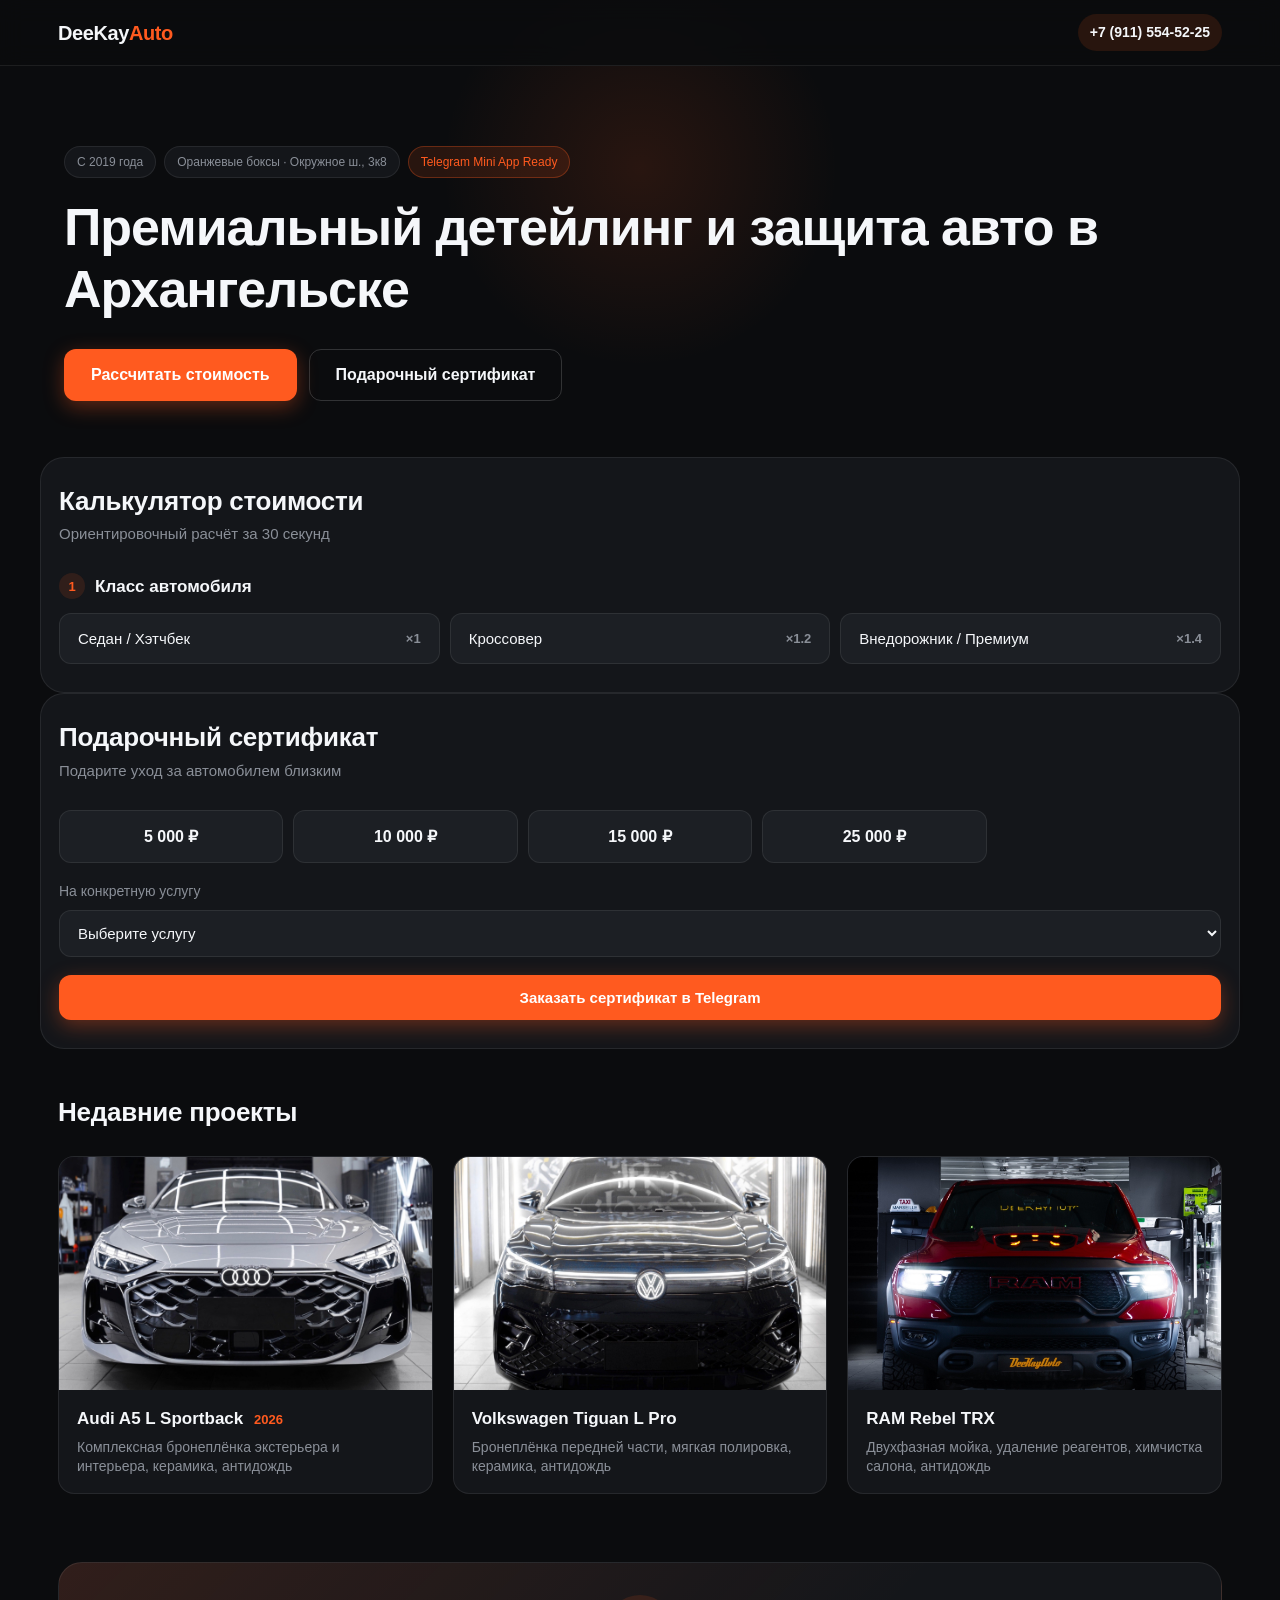
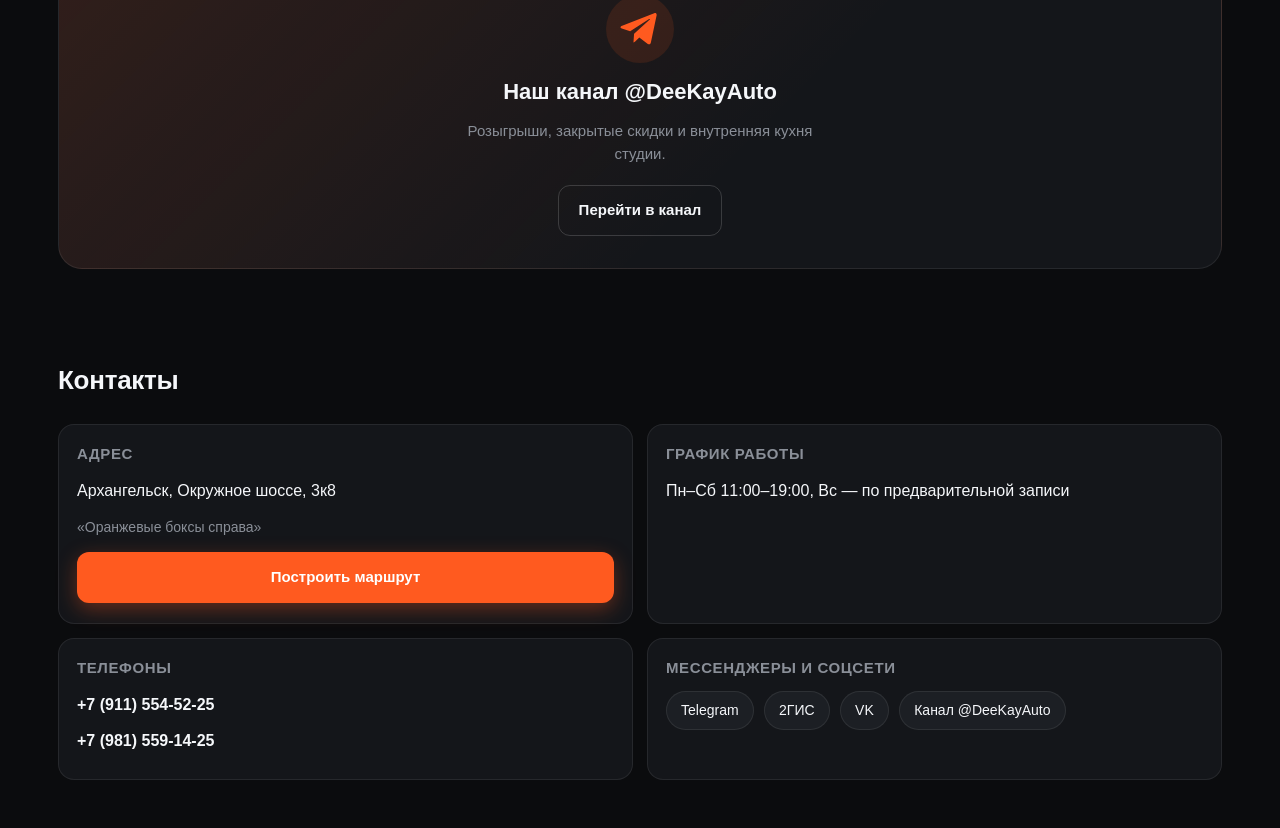
<file: demos/deekayauto/index.html>
<!DOCTYPE html>
<html lang="ru">
<head>
  <meta charset="UTF-8">
  <meta name="viewport" content="width=device-width, initial-scale=1.0, maximum-scale=1.0, user-scalable=no">
  <meta name="theme-color" content="#0B0C0E">
  <link rel="icon" href="data:image/svg+xml,%3Csvg xmlns='http://www.w3.org/2000/svg' viewBox='0 0 100 100'%3E%3Crect width='100' height='100' rx='22' fill='%23FF5A1F'/%3E%3C/svg%3E" type="image/svg+xml">
  <title>DeeKayAuto — Детейлинг и защита авто в Архангельске</title>
  <meta name="description" content="Премиальный детейлинг, бронеплёнка, керамика и химчистка салона в Архангельске. Оранжевые боксы, Окружное шоссе, 3к8.">
  <link rel="stylesheet" href="styles.css">
</head>
<body>

  <!-- Telegram WebApp скрипт (мягкий фолбэк в обычном браузере) -->
  <script src="https://telegram.org/js/telegram-web-app.js"></script>

  <!-- Шапка -->
  <header class="header" id="header">
    <div class="header-inner">
      <div class="logo">DeeKay<span>Auto</span></div>
      <a class="header-phone" href="tel:+79115545225">+7 (911) 554-52-25</a>
    </div>
  </header>

  <!-- Первый экран -->
  <section class="hero">
    <div class="hero-inner">
      <div class="badges" data-badges></div>
      <h1 class="hero-title" data-hero-title></h1>
      <p class="hero-sub" data-hero-sub></p>
      <div class="hero-cta">
        <button class="btn btn-primary btn-large" data-go="calculator">Рассчитать стоимость</button>
        <button class="btn btn-outline btn-large" data-go="gift">Подарочный сертификат</button>
      </div>
    </div>
  </section>

  <!-- Калькулятор -->
  <section class="calculator" id="calculator">
    <div class="section-header">
      <h2 class="section-title">Калькулятор стоимости</h2>
      <p class="section-sub">Ориентировочный расчёт за 30 секунд</p>
    </div>

    <div class="calc-steps">
      <!-- Шаг 1: класс авто -->
      <div class="calc-step" id="step-class">
        <div class="step-title"><span class="step-num">1</span>Класс автомобиля</div>
        <div class="car-classes" data-car-classes></div>
      </div>

      <!-- Шаг 2: комплексы + услуги -->
      <div class="calc-step hidden" id="step-packages">
        <div class="step-title"><span class="step-num">2</span>Готовые комплексы</div>
        <div class="packages" data-packages></div>

        <div class="step-title step-title-sub"><span class="step-num">3</span>Услуги по отдельности</div>
        <div class="services-list" data-services></div>

        <button class="btn btn-primary btn-full btn-calc-go" id="btn-calc-result">Рассчитать стоимость</button>
      </div>

      <!-- Шаг 3: результат -->
      <div class="calc-step hidden" id="step-result">
        <div class="step-title">Итоговая стоимость</div>
        <div class="price-range" data-price-range></div>
        <div class="discount-badge hidden" data-discount></div>
        <div class="selected-list" data-selected-list></div>
        <p class="calc-note" data-calc-note>
          Ориентировочный расчёт — точный прайс подтвердим после осмотра автомобиля.
        </p>
        <div class="calc-actions">
          <button class="btn btn-primary btn-full" id="btn-send-tg">Отправить расчёт в Telegram</button>
          <button class="btn btn-outline btn-full" id="btn-copy-vk">Скопировать расчёт / Написать в VK</button>
          <button class="btn btn-text btn-full" id="btn-back-to-services">Назад к услугам</button>
        </div>
      </div>
    </div>
  </section>

  <!-- Подарочный сертификат -->
  <section class="gift-section hidden" id="gift">
    <div class="section-header">
      <h2 class="section-title">Подарочный сертификат</h2>
      <p class="section-sub">Подарите уход за автомобилем близким</p>
    </div>
    <div class="gift-options" data-gift-options></div>
    <label class="gift-custom hidden" data-gift-custom-wrap>
      <span class="gift-custom-label">На конкретную услугу</span>
      <select class="gift-custom-select" data-gift-custom-select></select>
    </label>
    <button class="btn btn-primary btn-full" id="btn-gift-tg">Заказать сертификат в Telegram</button>
  </section>

  <!-- Недавние проекты -->
  <section class="cases" id="cases">
    <div class="section-header">
      <h2 class="section-title">Недавние проекты</h2>
    </div>
    <div class="cases-grid" data-cases></div>
  </section>

  <!-- Telegram-канал -->
  <section class="telegram-channel" id="telegram">
    <div class="tg-inner">
      <div class="tg-icon" aria-hidden="true">
        <svg viewBox="0 0 24 24" width="40" height="40">
          <path fill="currentColor" d="M21.915 4.115l-3.36 15.843c-.254 1.25-.915 1.556-1.855.969l-5.12-3.77-2.47 2.378c-.273.273-.502.502-1.029.502l.368-5.18 9.43-8.517c.41-.365-.089-.568-.636-.203L6.095 13.283l-5.01-1.565c-1.089-.34-1.11-1.089.227-1.61L20.534 2.57c.898-.33 1.687.203 1.381 1.545z"/>
        </svg>
      </div>
      <h2 class="tg-title" data-tg-title></h2>
      <p class="tg-desc" data-tg-desc></p>
      <a class="btn btn-outline" data-tg-link href="https://t.me/DeeKayAuto" target="_blank" rel="noopener noreferrer">Перейти в канал</a>
    </div>
  </section>

  <!-- Контакты -->
  <section class="contacts" id="contacts">
    <div class="section-header">
      <h2 class="section-title">Контакты</h2>
    </div>
    <div class="contacts-grid" data-contacts></div>
  </section>

  <!-- Липкая нижняя мобильная панель -->
  <nav class="bottom-bar" data-bottom-bar>
    <a class="bottom-item" href="tel:+79115545225" data-bottom-call>
      <svg class="bottom-icon" viewBox="0 0 24 24" width="22" height="22">
        <path fill="currentColor" d="M6.62 10.79c1.44-2.83 3.76-5.14 6.59-6.59l2.2-2.2c.21-.21.5-.33.8-.33s.59.12.8.33l2.2 2.2c.21.21.33.5.33.8s-.12.59-.33.8L10.45 17c-1.19 1.19-2.25 1.84-3.39 1.84s-2.2-.65-3.39-1.84c-1.19-1.19-1.84-2.2-1.84-3.39 0-.3.08-.59.17-.82l2.18-2.18c.4-.41.91-.66 1.48-.66.58 0 1.09.25 1.48.66zM16.61 13.01c-.41.41-.92.66-1.48.66-.57 0-1.08-.25-1.49-.66l-2.2-2.2c-.41-.41-.66-.92-.66-1.48s.25-1.08.66-1.49l2.2-2.2c.41-.41.92-.66 1.49-.66.57 0 1.08.25 1.49.66l1.06 1.06c.21.21.33.5.33.8s-.12.59-.33.8L14.13 9c-1.19 1.19-1.84 2.2-1.84 3.39s.65 2.2 1.84 3.39l1.06 1.06c.21.21.33.5.33.8s-.12.59-.33.8z"/>
      </svg>
      <span>Позвонить</span>
    </a>
    <button class="bottom-item" data-go="calculator">
      <svg class="bottom-icon" viewBox="0 0 24 24" width="22" height="22">
        <path fill="currentColor" d="M7 2h10c1.1 0 2 .9 2 2v16c0 1.1-.9 2-2 2H7c-1.1 0-2-.9-2-2V4c0-1.1.9-2 2-2zm0 2v4h10V4H7zm0 6v4h3v-4H7zm5 0v4h3v-4h-3zm-5 6v4h3v-4H7zm5 0v4h3v-4h-3z"/>
      </svg>
      <span>Расчёт</span>
    </button>
    <a class="bottom-item" data-tg-personal href="https://t.me/kalepsprod" target="_blank" rel="noopener noreferrer">
      <svg class="bottom-icon" viewBox="0 0 24 24" width="22" height="22">
        <path fill="currentColor" d="M21.915 4.115l-3.36 15.843c-.254 1.25-.915 1.556-1.855.969l-5.12-3.77-2.47 2.378c-.273.273-.502.502-1.029.502l.368-5.18 9.43-8.517c.41-.365-.089-.568-.636-.203L6.095 13.283l-5.01-1.565c-1.089-.34-1.11-1.089.227-1.61L20.534 2.57c.898-.33 1.687.203 1.381 1.545z"/>
      </svg>
      <span>Telegram</span>
    </a>
  </nav>

  <script src="studio-config.js"></script>
  <script src="app.js"></script>
</body>
</html>
</file>
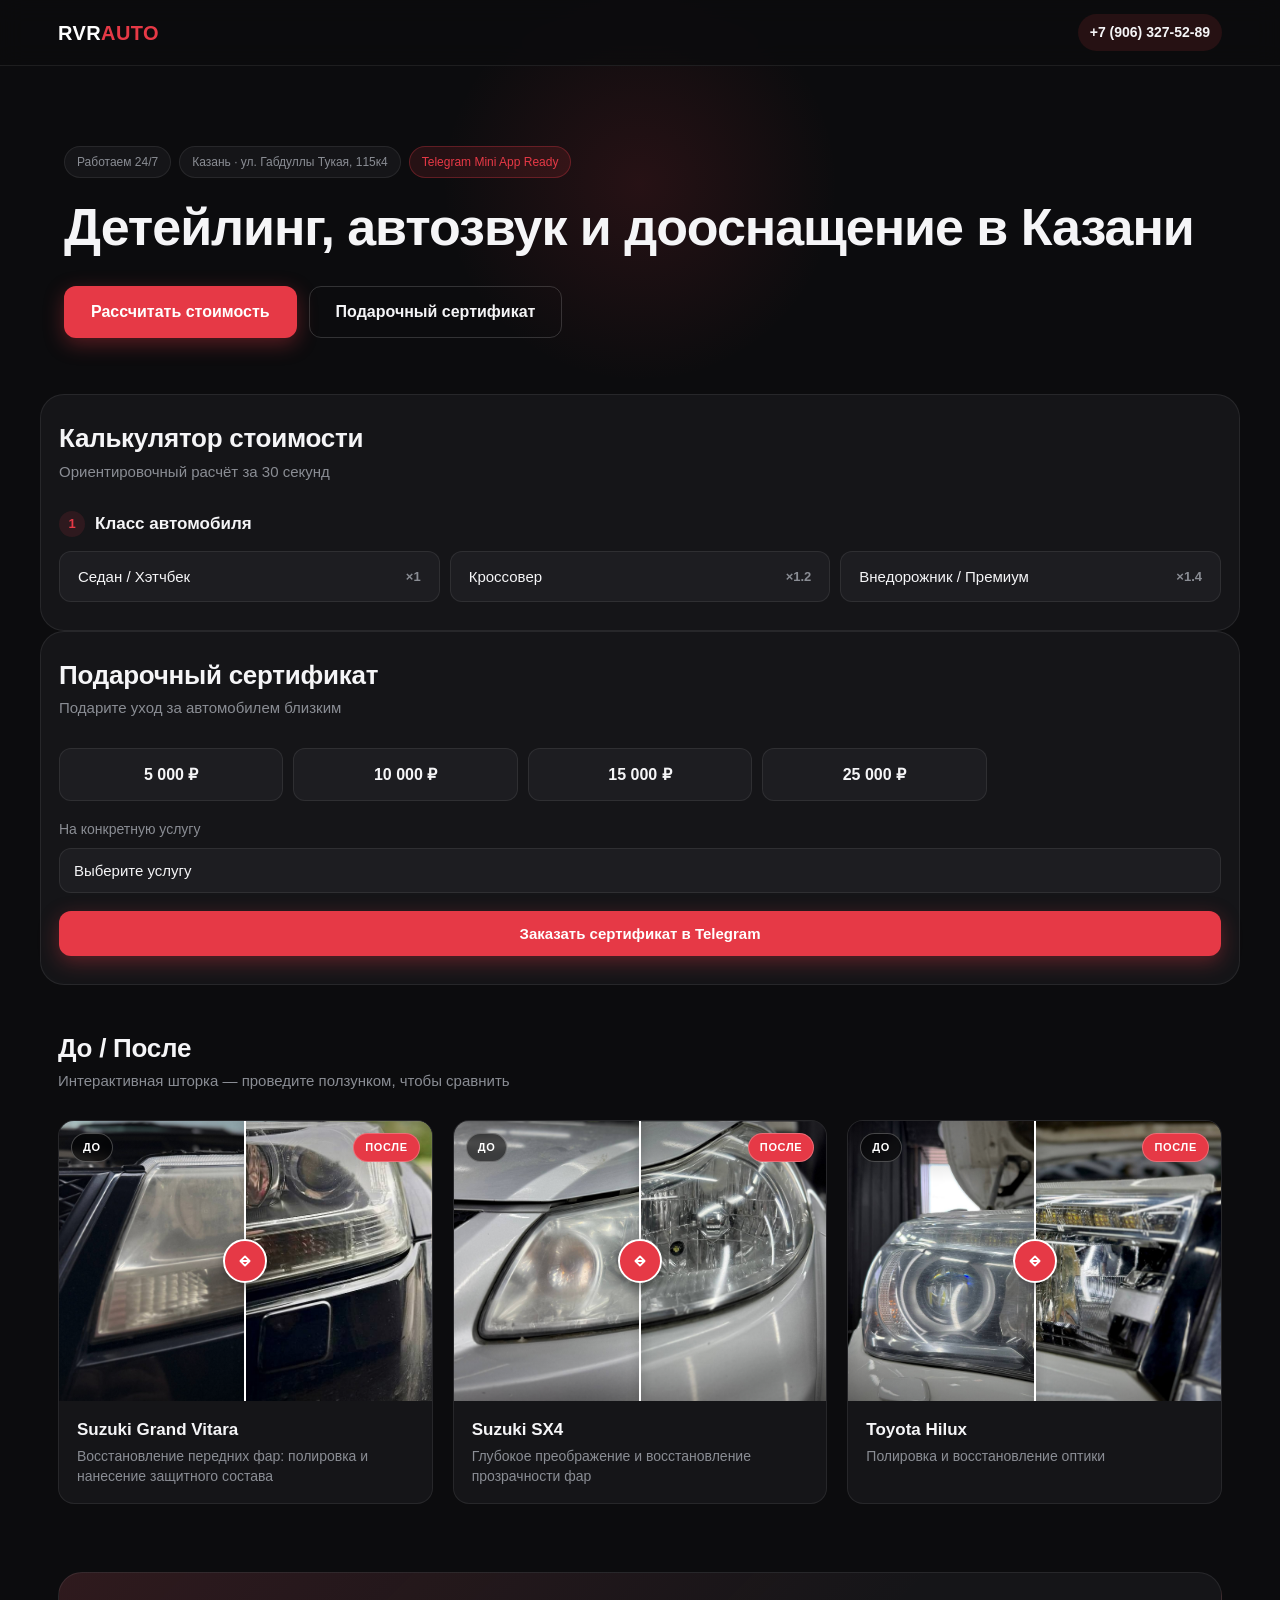
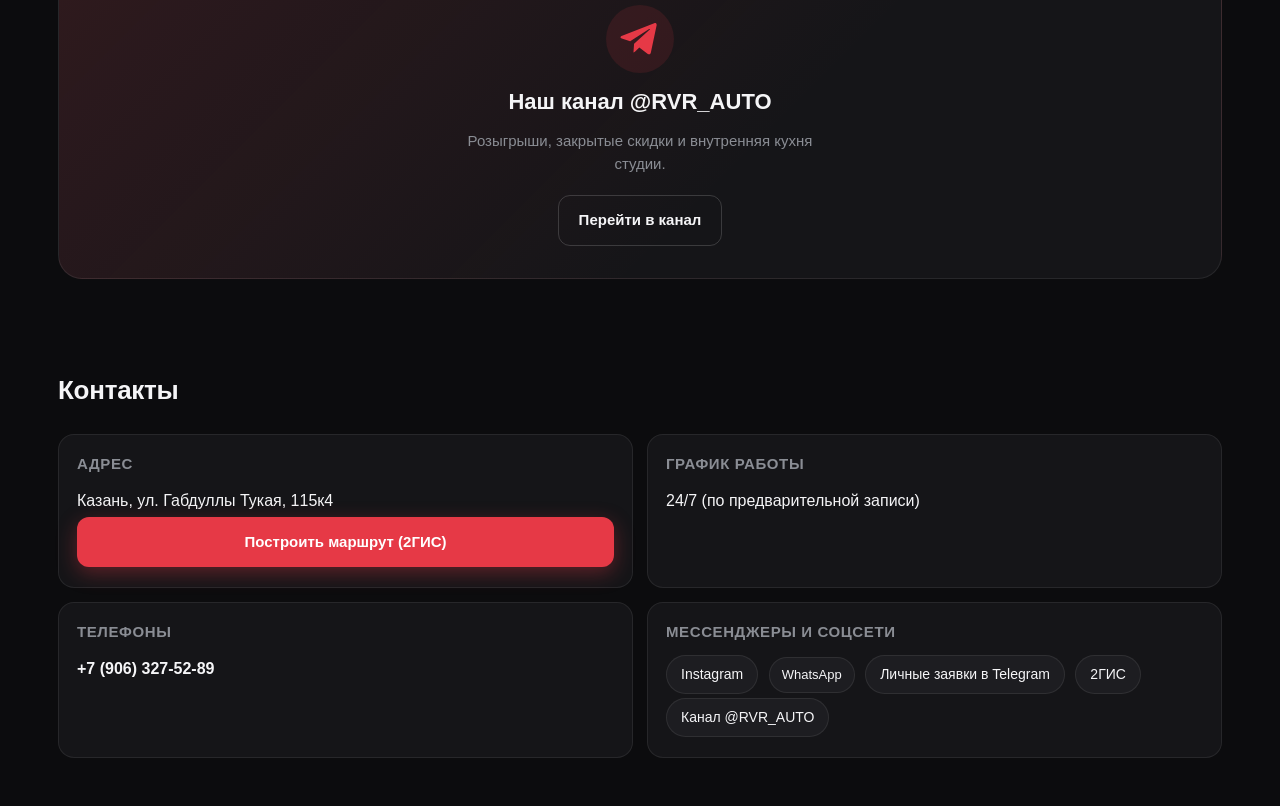
<file: demos/rvrauto/index.html>
<!DOCTYPE html>
<html lang="ru">
<head>
  <meta charset="UTF-8">
  <meta name="viewport" content="width=device-width, initial-scale=1.0, maximum-scale=1.0, user-scalable=no">
  <meta name="theme-color" content="#0c0c0e">
  <link rel="icon" href="data:image/svg+xml,%3Csvg xmlns='http://www.w3.org/2000/svg' viewBox='0 0 100 100'%3E%3Crect width='100' height='100' rx='22' fill='%23e63946'/%3E%3C/svg%3e" type="image/svg+xml">
  <meta property="og:title" content="RVR AUTO — Детейлинг, автозвук и дооснащение в Казани">
  <meta property="og:description" content="Профессиональная студия детейлинга, автозвука и дооснащения в Казани. г. Казань, ул. Габдуллы Тукая, 115к4.">
  <title>RVR AUTO — Детейлинг, автозвук и дооснащение в Казани</title>
  <link rel="stylesheet" href="styles.css">
</head>
<body>

  <!-- Telegram WebApp скрипт (мягкий фолбэк в обычном браузере) -->
  <script src="https://telegram.org/js/telegram-web-app.js"></script>

  <!-- Шапка -->
  <header class="header" id="header">
    <div class="header-inner">
      <div class="logo">RVR<span>AUTO</span></div>
      <a class="header-phone" href="tel:+79063275289">+7 (906) 327-52-89</a>
    </div>
  </header>

  <!-- Первый экран -->
  <section class="hero">
    <div class="hero-inner">
      <div class="badges" data-badges></div>
      <h1 class="hero-title" data-hero-title></h1>
      <p class="hero-sub" data-hero-sub></p>
      <div class="hero-cta">
        <button class="btn btn-primary btn-large" data-go="calculator">Рассчитать стоимость</button>
        <button class="btn btn-outline btn-large" data-go="gift">Подарочный сертификат</button>
      </div>
    </div>
  </section>

  <!-- Калькулятор -->
  <section class="calculator" id="calculator">
    <div class="section-header">
      <h2 class="section-title">Калькулятор стоимости</h2>
      <p class="section-sub">Ориентировочный расчёт за 30 секунд</p>
    </div>

    <div class="calc-steps">
      <!-- Шаг 1: класс авто -->
      <div class="calc-step" id="step-class">
        <div class="step-title"><span class="step-num">1</span>Класс автомобиля</div>
        <div class="car-classes" data-car-classes></div>
      </div>

      <!-- Шаг 2: комплексы + услуги -->
      <div class="calc-step hidden" id="step-packages">
        <div class="step-title"><span class="step-num">2</span>Готовые комплексы</div>
        <div class="packages" data-packages></div>

        <div class="step-title step-title-sub"><span class="step-num">3</span>Услуги по отдельности</div>
        <div class="services-list" data-services></div>

        <button class="btn btn-primary btn-full btn-calc-go" id="btn-calc-result">Рассчитать стоимость</button>
      </div>

      <!-- Шаг 3: результат -->
      <div class="calc-step hidden" id="step-result">
        <div class="step-title">Итоговая стоимость</div>
        <div class="price-range" data-price-range></div>
        <div class="discount-badge hidden" data-discount></div>
        <div class="selected-list" data-selected-list></div>
        <p class="calc-note" data-calc-note>
          Ориентировочный расчёт — точный прайс подтвердим после осмотра автомобиля.
        </p>
        <div class="calc-actions">
          <button class="btn btn-primary btn-full" id="btn-send-tg">Отправить расчёт в Telegram</button>
          <button class="btn btn-outline btn-full" id="btn-copy-wa">Скопировать расчёт / WhatsApp</button>
          <button class="btn btn-text btn-full" id="btn-back-to-services">Назад к услугам</button>
        </div>
      </div>
    </div>
  </section>

  <!-- Подарочный сертификат -->
  <section class="gift-section hidden" id="gift">
    <div class="section-header">
      <h2 class="section-title">Подарочный сертификат</h2>
      <p class="section-sub">Подарите уход за автомобилем близким</p>
    </div>
    <div class="gift-options" data-gift-options></div>
    <label class="gift-custom hidden" data-gift-custom-wrap>
      <span class="gift-custom-label">На конкретную услугу</span>
      <select class="gift-custom-select" data-gift-custom-select></select>
    </label>
    <button class="btn btn-primary btn-full" id="btn-gift-tg">Заказать сертификат в Telegram</button>
  </section>

  <!-- Портфолио «До / После» -->
  <section class="cases" id="cases">
    <div class="section-header">
      <h2 class="section-title">До / После</h2>
      <p class="section-sub">Интерактивная шторка — проведите ползунком, чтобы сравнить</p>
    </div>
    <div class="cases-grid" data-cases></div>
  </section>

  <!-- Telegram-канал -->
  <section class="telegram-channel" id="telegram">
    <div class="tg-inner">
      <div class="tg-icon" aria-hidden="true">
        <svg viewBox="0 0 24 24" width="40" height="40">
          <path fill="currentColor" d="M21.915 4.115l-3.36 15.843c-.254 1.25-.915 1.556-1.855.969l-5.12-3.77-2.47 2.378c-.273.273-.502.502-1.029.502l.368-5.18 9.43-8.517c.41-.365-.089-.568-.636-.203L6.095 13.283l-5.01-1.565c-1.089-.34-1.11-1.089.227-1.61L20.534 2.57c.898-.33 1.687.203 1.381 1.545z"/>
        </svg>
      </div>
      <h2 class="tg-title" data-tg-title></h2>
      <p class="tg-desc" data-tg-desc></p>
      <a class="btn btn-outline" data-tg-link href="https://t.me/RVR_AUTO" target="_blank" rel="noopener noreferrer">Перейти в канал</a>
    </div>
  </section>

  <!-- Контакты -->
  <section class="contacts" id="contacts">
    <div class="section-header">
      <h2 class="section-title">Контакты</h2>
    </div>
    <div class="contacts-grid" data-contacts></div>
  </section>

  <!-- Липкая нижняя мобильная панель -->
  <nav class="bottom-bar" data-bottom-bar>
    <a class="bottom-item" href="tel:+79063275289" data-bottom-call>
      <svg class="bottom-icon" viewBox="0 0 24 24" width="22" height="22">
        <path fill="currentColor" d="M6.62 10.79c1.44-2.83 3.76-5.14 6.59-6.59l2.2-2.2c.21-.21.5-.33.8-.33s.59.12.8.33l2.2 2.2c.21.21.33.5.33.8s-.12.59-.33.8L10.45 17c-1.19 1.19-2.25 1.84-3.39 1.84s-2.2-.65-3.39-1.84c-1.19-1.19-1.84-2.2-1.84-3.39 0-.3.08-.59.17-.82l2.18-2.18c.4-.41.91-.66 1.48-.66.58 0 1.09.25 1.48.66zM16.61 13.01c-.41.41-.92.66-1.48.66-.57 0-1.08-.25-1.49-.66l-2.2-2.2c-.41-.41-.66-.92-.66-1.48s.25-1.08.66-1.49l2.2-2.2c.41-.41.92-.66 1.49-.66.57 0 1.08.25 1.49.66l1.06 1.06c.21.21.33.5.33.8s-.12.59-.33.8L14.13 9c-1.19 1.19-1.84 2.2-1.84 3.39s.65 2.2 1.84 3.39l1.06 1.06c.21.21.33.5.33.8s-.12.59-.33.8z"/>
      </svg>
      <span>Позвонить</span>
    </a>
    <button class="bottom-item" data-go="calculator">
      <svg class="bottom-icon" viewBox="0 0 24 24" width="22" height="22">
        <path fill="currentColor" d="M7 2h10c1.1 0 2 .9 2 2v16c0 1.1-.9 2-2 2H7c-1.1 0-2-.9-2-2V4c0-1.1.9-2 2-2zm0 2v4h10V4H7zm0 6v4h3v-4H7zm5 0v4h3v-4h-3zm-5 6v4h3v-4H7zm5 0v4h3v-4h-3z"/>
      </svg>
      <span>Расчёт</span>
    </button>
    <a class="bottom-item" data-tg-personal href="https://t.me/RVR_AUTO_KZN" target="_blank" rel="noopener noreferrer">
      <svg class="bottom-icon" viewBox="0 0 24 24" width="22" height="22">
        <path fill="currentColor" d="M21.915 4.115l-3.36 15.843c-.254 1.25-.915 1.556-1.855.969l-5.12-3.77-2.47 2.378c-.273.273-.502.502-1.029.502l.368-5.18 9.43-8.517c.41-.365-.089-.568-.636-.203L6.095 13.283l-5.01-1.565c-1.089-.34-1.11-1.089.227-1.61L20.534 2.57c.898-.33 1.687.203 1.381 1.545z"/>
      </svg>
      <span>Telegram</span>
    </a>
  </nav>

  <script src="studio-config.js"></script>
  <script src="app.js"></script>
</body>
</html>
</file>
<file: demos/deekayauto/styles.css>
/* ========================================
   DeeKayAvto — демо-стиль
   Тёмная премиальная авто-эстетика.
   Цвета подтягиваются из CSS-переменных,
   которые app.js выставляет из studio-config.js.
   ======================================== */

:root {
  --bg: #0B0C0E;
  --surface: #14161A;
  --surface-2: #1C1F24;
  --accent: #FF5A1F;
  --accent-hover: #E04E18;
  --accent-soft: rgba(255, 90, 31, 0.12);
  --text: #F5F7FA;
  --text-muted: #8A8F98;
  --border: rgba(255, 255, 255, 0.08);
  --border-strong: rgba(255, 255, 255, 0.16);
  --success: #2ECC71;
  --radius: 16px;
  --radius-sm: 12px;
  --radius-lg: 24px;
  --shadow: 0 10px 30px rgba(0, 0, 0, 0.4);
  --bottom-bar-h: 64px;
  --max-w: 1200px;
  --font: -apple-system, BlinkMacSystemFont, "Segoe UI", Roboto, "Helvetica Neue", Arial, sans-serif;
}

/* Сброс */
*, *::before, *::after { box-sizing: border-box; }
html, body { margin: 0; padding: 0; }
html { -webkit-text-size-adjust: 100%; scroll-behavior: smooth; }
body {
  font-family: var(--font);
  background: var(--bg);
  color: var(--text);
  line-height: 1.5;
  min-height: 100vh;
  overflow-x: hidden;
  padding-bottom: calc(var(--bottom-bar-h) + env(safe-area-inset-bottom));
  -webkit-font-smoothing: antialiased;
}
img, svg { display: block; max-width: 100%; }
button { font-family: inherit; cursor: pointer; }
a { color: inherit; text-decoration: none; }
h1, h2, h3, h4 { margin: 0; line-height: 1.2; }

.hidden { display: none !important; }

/* === Шапка === */
.header {
  position: sticky;
  top: 0;
  z-index: 100;
  background: rgba(11, 12, 14, 0.85);
  backdrop-filter: blur(12px);
  -webkit-backdrop-filter: blur(12px);
  border-bottom: 1px solid var(--border);
}
.header-inner {
  max-width: var(--max-w);
  margin: 0 auto;
  padding: 14px 18px;
  display: flex;
  align-items: center;
  justify-content: space-between;
}
.logo {
  font-size: 20px;
  font-weight: 800;
  letter-spacing: -0.02em;
}
.logo span { color: var(--accent); }
.header-phone {
  font-size: 14px;
  font-weight: 600;
  color: var(--text);
  padding: 8px 12px;
  border-radius: 999px;
  background: var(--accent-soft);
  transition: background 0.2s;
}
.header-phone:hover { background: rgba(255, 90, 31, 0.2); }

/* === Кнопки === */
.btn {
  display: inline-flex;
  align-items: center;
  justify-content: center;
  gap: 8px;
  padding: 13px 20px;
  border-radius: var(--radius-sm);
  border: 1px solid transparent;
  font-size: 15px;
  font-weight: 600;
  transition: transform 0.15s, background 0.2s, border-color 0.2s, color 0.2s;
  user-select: none;
  -webkit-tap-highlight-color: transparent;
}
.btn:active { transform: scale(0.97); }
.btn-primary {
  background: var(--accent);
  color: #fff;
  box-shadow: 0 6px 20px rgba(255, 90, 31, 0.35);
}
.btn-primary:hover { background: var(--accent-hover); }
.btn-outline {
  background: transparent;
  border-color: var(--border-strong);
  color: var(--text);
}
.btn-outline:hover { border-color: var(--accent); color: var(--accent); }
.btn-text {
  background: transparent;
  color: var(--text-muted);
}
.btn-text:hover { color: var(--text); }
.btn-large { padding: 16px 26px; font-size: 16px; }
.btn-full { width: 100%; }

/* === Hero === */
.hero {
  padding: 56px 18px 40px;
  max-width: var(--max-w);
  margin: 0 auto;
  position: relative;
}
.hero::before {
  content: '';
  position: absolute;
  top: -25%;
  left: 50%;
  transform: translateX(-50%);
  width: min(400px, 70vw);
  height: min(400px, 70vw);
  background: radial-gradient(circle, var(--accent-soft) 0%, transparent 70%);
  pointer-events: none;
  z-index: 0;
}
.hero-inner { position: relative; z-index: 1; }
.badges {
  display: flex;
  flex-wrap: wrap;
  gap: 8px;
  margin-bottom: 18px;
}
.badge {
  display: inline-flex;
  align-items: center;
  padding: 6px 12px;
  border-radius: 999px;
  background: var(--surface);
  border: 1px solid var(--border);
  font-size: 12px;
  font-weight: 500;
  color: var(--text-muted);
}
.badge.tma {
  color: var(--accent);
  border-color: rgba(255, 90, 31, 0.3);
  background: var(--accent-soft);
}
.hero-title {
  font-size: 32px;
  font-weight: 800;
  letter-spacing: -0.02em;
  margin-bottom: 14px;
}
.hero-sub {
  font-size: 16px;
  color: var(--text-muted);
  margin-bottom: 28px;
  max-width: 540px;
}
.hero-cta {
  display: flex;
  flex-direction: column;
  gap: 12px;
}

/* === Секции === */
section { padding: 48px 18px; }
.calculator, .gift-section, .cases, .telegram-channel, .contacts {
  max-width: var(--max-w);
  margin: 0 auto;
}
.section-header { margin-bottom: 28px; }
.section-title {
  font-size: 26px;
  font-weight: 700;
  letter-spacing: -0.01em;
}
.section-sub {
  font-size: 15px;
  color: var(--text-muted);
  margin-top: 6px;
}

/* === Калькулятор === */
.calculator {
  background: var(--surface);
  border: 1px solid var(--border);
  border-radius: var(--radius-lg);
  padding: 28px 18px;
}
.calc-steps { display: flex; flex-direction: column; gap: 20px; }
.step-title {
  font-size: 17px;
  font-weight: 600;
  margin-bottom: 14px;
  display: flex;
  align-items: center;
  gap: 10px;
}
.step-title-sub { margin-top: 22px; }
.step-num {
  display: inline-flex;
  align-items: center;
  justify-content: center;
  width: 26px;
  height: 26px;
  border-radius: 50%;
  background: var(--accent-soft);
  color: var(--accent);
  font-size: 13px;
  font-weight: 700;
}

/* Классы авто */
.car-classes {
  display: grid;
  grid-template-columns: 1fr;
  gap: 10px;
}
.car-class-btn {
  display: flex;
  align-items: center;
  justify-content: space-between;
  padding: 16px 18px;
  background: var(--surface-2);
  border: 1px solid var(--border);
  border-radius: var(--radius-sm);
  color: var(--text);
  font-size: 15px;
  font-weight: 500;
  text-align: left;
  transition: border-color 0.2s, background 0.2s;
}
.car-class-btn:hover { border-color: var(--border-strong); }
.car-class-btn.active {
  border-color: var(--accent);
  background: var(--accent-soft);
}
.car-class-coef {
  font-size: 13px;
  color: var(--text-muted);
  font-weight: 600;
}
.car-class-btn.active .car-class-coef { color: var(--accent); }

/* Комплексы */
.packages {
  display: grid;
  grid-template-columns: 1fr;
  gap: 10px;
}
.package-btn {
  padding: 16px 18px;
  background: var(--surface-2);
  border: 1px solid var(--border);
  border-radius: var(--radius-sm);
  color: var(--text);
  text-align: left;
  transition: border-color 0.2s, background 0.2s;
}
.package-btn:hover { border-color: var(--border-strong); }
.package-btn.active {
  border-color: var(--accent);
  background: var(--accent-soft);
}
.package-name {
  font-size: 15px;
  font-weight: 600;
  margin-bottom: 4px;
}
.package-desc {
  font-size: 13px;
  color: var(--text-muted);
}

/* Услуги */
.services-list {
  display: flex;
  flex-direction: column;
  gap: 8px;
}
.service-item {
  display: flex;
  align-items: center;
  gap: 12px;
  padding: 13px 14px;
  background: var(--surface-2);
  border: 1px solid var(--border);
  border-radius: var(--radius-sm);
  cursor: pointer;
  transition: border-color 0.2s, background 0.2s;
}
.service-item:hover { border-color: var(--border-strong); }
.service-item.selected {
  border-color: var(--accent);
  background: var(--accent-soft);
}
.service-checkbox {
  width: 20px;
  height: 20px;
  border-radius: 6px;
  border: 2px solid var(--border-strong);
  display: flex;
  align-items: center;
  justify-content: center;
  flex-shrink: 0;
  transition: background 0.2s, border-color 0.2s;
}
.service-item.selected .service-checkbox {
  background: var(--accent);
  border-color: var(--accent);
}
.service-checkbox svg { opacity: 0; transition: opacity 0.2s; }
.service-item.selected .service-checkbox svg { opacity: 1; }
.service-info { flex: 1; min-width: 0; }
.service-name {
  font-size: 14px;
  font-weight: 500;
  line-height: 1.3;
}
.service-price {
  font-size: 13px;
  color: var(--text-muted);
  font-weight: 600;
  white-space: nowrap;
  margin-top: 2px;
}
.service-item.selected .service-price { color: var(--accent); }

/* Результат */
.price-range {
  font-size: 32px;
  font-weight: 800;
  letter-spacing: -0.02em;
  color: var(--accent);
  margin: 8px 0 4px;
}
.discount-badge {
  display: inline-block;
  padding: 6px 12px;
  border-radius: 999px;
  background: rgba(46, 204, 113, 0.15);
  color: var(--success);
  font-size: 13px;
  font-weight: 600;
  margin-bottom: 12px;
}
.selected-list {
  list-style: none;
  padding: 12px 0 0;
  margin: 0 0 12px;
  display: flex;
  flex-direction: column;
  gap: 6px;
}
.selected-list li {
  font-size: 14px;
  color: var(--text-muted);
  display: flex;
  justify-content: space-between;
  gap: 10px;
}
.selected-list li::before {
  content: '✓';
  color: var(--success);
  margin-right: 8px;
}
.calc-note {
  font-size: 13px;
  color: var(--text-muted);
  margin: 12px 0 18px;
  line-height: 1.4;
}
.calc-actions {
  display: flex;
  flex-direction: column;
  gap: 10px;
}
.btn-calc-go { margin-top: 18px; }

/* === Подарочный сертификат === */
.gift-section {
  background: var(--surface);
  border: 1px solid var(--border);
  border-radius: var(--radius-lg);
  padding: 28px 18px;
}
.gift-options {
  display: grid;
  grid-template-columns: 1fr 1fr;
  gap: 10px;
  margin-bottom: 18px;
}
.gift-btn {
  padding: 16px;
  background: var(--surface-2);
  border: 1px solid var(--border);
  border-radius: var(--radius-sm);
  color: var(--text);
  font-size: 16px;
  font-weight: 600;
  transition: border-color 0.2s, background 0.2s;
}
.gift-btn:hover { border-color: var(--border-strong); }
.gift-btn.active {
  border-color: var(--accent);
  background: var(--accent-soft);
  color: var(--accent);
}
.gift-custom { margin-bottom: 18px; display: block; }
.gift-custom-label {
  display: block;
  font-size: 14px;
  color: var(--text-muted);
  margin-bottom: 8px;
}
.gift-custom-select {
  width: 100%;
  padding: 13px 14px;
  background: var(--surface-2);
  border: 1px solid var(--border);
  border-radius: var(--radius-sm);
  color: var(--text);
  font-size: 15px;
  font-family: inherit;
}

/* === Кейсы === */
.cases-grid {
  display: grid;
  grid-template-columns: 1fr;
  gap: 16px;
}
.case-card {
  background: var(--surface);
  border: 1px solid var(--border);
  border-radius: var(--radius);
  overflow: hidden;
  transition: border-color 0.2s, transform 0.2s;
}
.case-card:hover { border-color: var(--border-strong); transform: translateY(-2px); }
.case-media {
  width: 100%;
  aspect-ratio: 16 / 10;
  background: var(--surface-2);
  position: relative;
  overflow: hidden;
}
.case-media img {
  width: 100%;
  height: 100%;
  object-fit: cover;
  object-position: center;
}
.case-placeholder {
  width: 100%;
  height: 100%;
  display: flex;
  align-items: center;
  justify-content: center;
  position: relative;
  background:
    radial-gradient(circle at 30% 20%, rgba(255, 90, 31, 0.25) 0%, transparent 50%),
    linear-gradient(135deg, #1C1F24 0%, #0B0C0E 100%);
}
.case-placeholder::before {
  content: '';
  position: absolute;
  inset: 0;
  background-image:
    linear-gradient(rgba(255,255,255,0.02) 1px, transparent 1px),
    linear-gradient(90deg, rgba(255,255,255,0.02) 1px, transparent 1px);
  background-size: 24px 24px;
}
.case-placeholder-text {
  position: relative;
  z-index: 1;
  font-size: 18px;
  font-weight: 700;
  color: var(--text);
  text-align: center;
  padding: 0 16px;
}
.case-placeholder-text span {
  display: block;
  font-size: 13px;
  font-weight: 400;
  color: var(--text-muted);
  margin-top: 4px;
}
.case-body { padding: 16px 18px; }
.case-model {
  font-size: 17px;
  font-weight: 700;
  margin-bottom: 6px;
}
.case-year {
  font-size: 13px;
  color: var(--accent);
  font-weight: 600;
  margin-left: 6px;
}
.case-desc {
  font-size: 14px;
  color: var(--text-muted);
  line-height: 1.4;
}

/* === Telegram-канал === */
.telegram-channel { padding-top: 20px; }
.tg-inner {
  background:
    linear-gradient(135deg, rgba(255, 90, 31, 0.12) 0%, transparent 60%),
    var(--surface);
  border: 1px solid var(--border);
  border-radius: var(--radius-lg);
  padding: 32px 24px;
  text-align: center;
}
.tg-icon {
  width: 68px;
  height: 68px;
  margin: 0 auto 16px;
  border-radius: 50%;
  background: var(--accent-soft);
  color: var(--accent);
  display: flex;
  align-items: center;
  justify-content: center;
}
.tg-title {
  font-size: 22px;
  font-weight: 700;
  margin-bottom: 8px;
}
.tg-desc {
  font-size: 15px;
  color: var(--text-muted);
  margin-bottom: 20px;
  max-width: 400px;
  margin-left: auto;
  margin-right: auto;
}

/* === Контакты === */
.contacts-grid {
  display: grid;
  grid-template-columns: 1fr;
  gap: 14px;
}
.contact-card {
  background: var(--surface);
  border: 1px solid var(--border);
  border-radius: var(--radius);
  padding: 20px 18px;
}
.contact-card h3 {
  font-size: 15px;
  font-weight: 600;
  color: var(--text-muted);
  margin-bottom: 10px;
  text-transform: uppercase;
  letter-spacing: 0.04em;
}
.contact-card p {
  font-size: 16px;
  margin-bottom: 4px;
}
.contact-note {
  font-size: 14px !important;
  color: var(--text-muted);
  margin-bottom: 14px !important;
}
.contact-phone {
  display: block;
  font-size: 16px;
  font-weight: 600;
  padding: 6px 0;
  color: var(--text);
}
.contact-phone:hover { color: var(--accent); }
.contact-link {
  display: inline-block;
  padding: 8px 14px;
  margin: 4px 6px 0 0;
  border-radius: 999px;
  background: var(--surface-2);
  border: 1px solid var(--border);
  font-size: 14px;
  font-weight: 500;
  transition: border-color 0.2s, color 0.2s;
}
.contact-link:hover { border-color: var(--accent); color: var(--accent); }

/* === Липкая нижняя панель === */
.bottom-bar {
  position: fixed;
  bottom: 0;
  left: 0;
  right: 0;
  z-index: 200;
  display: flex;
  align-items: stretch;
  justify-content: space-around;
  background: rgba(11, 12, 14, 0.95);
  backdrop-filter: blur(14px);
  -webkit-backdrop-filter: blur(14px);
  border-top: 1px solid var(--border);
  padding: 8px 8px calc(8px + env(safe-area-inset-bottom));
  min-height: var(--bottom-bar-h);
}
.bottom-item {
  flex: 1;
  display: flex;
  flex-direction: column;
  align-items: center;
  justify-content: center;
  gap: 3px;
  padding: 6px 4px;
  border-radius: var(--radius-sm);
  color: var(--text-muted);
  font-size: 11px;
  font-weight: 600;
  background: transparent;
  border: none;
  transition: color 0.2s, background 0.2s;
}
.bottom-item.active,
.bottom-item:active {
  color: var(--accent);
  background: var(--accent-soft);
}
.bottom-icon { flex-shrink: 0; }

/* === Десктоп (планшет и шире) === */
@media (min-width: 768px) {
  .hero { padding: 80px 24px 56px; }
  .hero-title { font-size: 44px; }
  .hero-sub { font-size: 18px; }
  .hero-cta { flex-direction: row; flex-wrap: wrap; }

  .car-classes { grid-template-columns: repeat(3, 1fr); }
  .packages { grid-template-columns: repeat(3, 1fr); }
  .services-list { display: grid; grid-template-columns: 1fr 1fr; gap: 10px; }
  .cases-grid { grid-template-columns: 1fr 1fr; gap: 20px; }
  .contacts-grid { grid-template-columns: 1fr 1fr; }
  .gift-options { grid-template-columns: repeat(4, 1fr); }
}

@media (min-width: 1024px) {
  .hero-title { font-size: 52px; }
  .services-list { grid-template-columns: 1fr 1fr 1fr; }
  .cases-grid { grid-template-columns: repeat(3, 1fr); gap: 20px; }
  .gift-options { grid-template-columns: repeat(5, 1fr); }
  .bottom-bar { display: none; }
  body { padding-bottom: 0; }
}

@media (min-width: 1440px) {
  :root { --max-w: 1280px; }
  .hero { padding-top: 100px; }
}

/* === Уважение к reduced-motion === */
@media (prefers-reduced-motion: reduce) {
  * { animation-duration: 0.001ms !important; transition-duration: 0.001ms !important; }
}
</file>
<file: demos/rvrauto/styles.css>
/* ========================================
   RVR AUTO — демо-стиль
   Тёмный графит/чёрный фон + фирменный красный.
   Цвета подтягиваются из CSS-переменных,
   которые app.js выставляет из studio-config.js.
   ======================================== */

:root {
  --bg: #0c0c0e;
  --surface: #151518;
  --surface-2: #1d1d21;
  --accent: #e63946;
  --accent-hover: #d62828;
  --accent-soft: rgba(230, 57, 70, 0.12);
  --text: #f5f5f7;
  --text-muted: #8a8d94;
  --border: rgba(255, 255, 255, 0.08);
  --border-strong: rgba(255, 255, 255, 0.16);
  --success: #2ecc71;
  --radius: 16px;
  --radius-sm: 12px;
  --radius-lg: 24px;
  --shadow: 0 10px 30px rgba(0, 0, 0, 0.4);
  --bottom-bar-h: 64px;
  --max-w: 1200px;
  --font: -apple-system, BlinkMacSystemFont, "Segoe UI", Roboto, "Helvetica Neue", Arial, sans-serif;
}

/* Сброс */
*, *::before, *::after { box-sizing: border-box; }
html, body { margin: 0; padding: 0; }
html { -webkit-text-size-adjust: 100%; scroll-behavior: smooth; }
body {
  font-family: var(--font);
  background: var(--bg);
  color: var(--text);
  line-height: 1.5;
  min-height: 100vh;
  overflow-x: hidden;
  padding-bottom: calc(var(--bottom-bar-h) + env(safe-area-inset-bottom));
  -webkit-font-smoothing: antialiased;
}
img, svg { display: block; max-width: 100%; }
button { font-family: inherit; cursor: pointer; }
a { color: inherit; text-decoration: none; }
h1, h2, h3, h4 { margin: 0; line-height: 1.2; }

.hidden { display: none !important; }

/* === Шапка === */
.header {
  position: sticky;
  top: 0;
  z-index: 100;
  background: rgba(12, 12, 14, 0.85);
  backdrop-filter: blur(12px);
  -webkit-backdrop-filter: blur(12px);
  border-bottom: 1px solid var(--border);
}
.header-inner {
  max-width: var(--max-w);
  margin: 0 auto;
  padding: 14px 18px;
  display: flex;
  align-items: center;
  justify-content: space-between;
}
.logo {
  font-size: 20px;
  font-weight: 800;
  letter-spacing: 0.02em;
  color: #ffffff;
}
.logo span { color: var(--accent); }
.header-phone {
  font-size: 14px;
  font-weight: 600;
  color: var(--text);
  padding: 8px 12px;
  border-radius: 999px;
  background: var(--accent-soft);
  transition: background 0.2s;
}
.header-phone:hover { background: rgba(230, 57, 70, 0.2); }

/* === Кнопки === */
.btn {
  display: inline-flex;
  align-items: center;
  justify-content: center;
  gap: 8px;
  padding: 13px 20px;
  border-radius: var(--radius-sm);
  border: 1px solid transparent;
  font-size: 15px;
  font-weight: 600;
  transition: transform 0.15s, background 0.2s, border-color 0.2s, color 0.2s;
  user-select: none;
  -webkit-tap-highlight-color: transparent;
}
.btn:active { transform: scale(0.97); }
.btn-primary {
  background: var(--accent);
  color: #fff;
  box-shadow: 0 6px 20px rgba(230, 57, 70, 0.35);
}
.btn-primary:hover { background: var(--accent-hover); }
.btn-outline {
  background: transparent;
  border-color: var(--border-strong);
  color: var(--text);
}
.btn-outline:hover { border-color: var(--accent); color: var(--accent); }
.btn-text {
  background: transparent;
  color: var(--text-muted);
}
.btn-text:hover { color: var(--text); }
.btn-large { padding: 16px 26px; font-size: 16px; }
.btn-full { width: 100%; }

/* === Hero === */
.hero {
  padding: 56px 18px 40px;
  max-width: var(--max-w);
  margin: 0 auto;
  position: relative;
}
.hero::before {
  content: '';
  position: absolute;
  top: -25%;
  left: 50%;
  transform: translateX(-50%);
  width: min(400px, 70vw);
  height: min(400px, 70vw);
  background: radial-gradient(circle, var(--accent-soft) 0%, transparent 70%);
  pointer-events: none;
  z-index: 0;
}
.hero-inner { position: relative; z-index: 1; }
.badges {
  display: flex;
  flex-wrap: wrap;
  gap: 8px;
  margin-bottom: 18px;
}
.badge {
  display: inline-flex;
  align-items: center;
  padding: 6px 12px;
  border-radius: 999px;
  background: var(--surface);
  border: 1px solid var(--border);
  font-size: 12px;
  font-weight: 500;
  color: var(--text-muted);
}
.badge.tma {
  color: var(--accent);
  border-color: rgba(230, 57, 70, 0.3);
  background: var(--accent-soft);
}
.hero-title {
  font-size: 32px;
  font-weight: 800;
  letter-spacing: -0.02em;
  margin-bottom: 14px;
}
.hero-sub {
  font-size: 16px;
  color: var(--text-muted);
  margin-bottom: 28px;
  max-width: 540px;
}
.hero-cta {
  display: flex;
  flex-direction: column;
  gap: 12px;
}

/* === Секции === */
section { padding: 48px 18px; }
.calculator, .gift-section, .cases, .telegram-channel, .contacts {
  max-width: var(--max-w);
  margin: 0 auto;
}
.section-header { margin-bottom: 28px; }
.section-title {
  font-size: 26px;
  font-weight: 700;
  letter-spacing: -0.01em;
}
.section-sub {
  font-size: 15px;
  color: var(--text-muted);
  margin-top: 6px;
}

/* === Калькулятор === */
.calculator {
  background: var(--surface);
  border: 1px solid var(--border);
  border-radius: var(--radius-lg);
  padding: 28px 18px;
}
.calc-steps { display: flex; flex-direction: column; gap: 20px; }
.step-title {
  font-size: 17px;
  font-weight: 600;
  margin-bottom: 14px;
  display: flex;
  align-items: center;
  gap: 10px;
}
.step-title-sub { margin-top: 22px; }
.step-num {
  display: inline-flex;
  align-items: center;
  justify-content: center;
  width: 26px;
  height: 26px;
  border-radius: 50%;
  background: var(--accent-soft);
  color: var(--accent);
  font-size: 13px;
  font-weight: 700;
}

/* Классы авто */
.car-classes {
  display: grid;
  grid-template-columns: 1fr;
  gap: 10px;
}
.car-class-btn {
  display: flex;
  align-items: center;
  justify-content: space-between;
  padding: 16px 18px;
  background: var(--surface-2);
  border: 1px solid var(--border);
  border-radius: var(--radius-sm);
  color: var(--text);
  font-size: 15px;
  font-weight: 500;
  text-align: left;
  transition: border-color 0.2s, background 0.2s;
}
.car-class-btn:hover { border-color: var(--border-strong); }
.car-class-btn.active {
  border-color: var(--accent);
  background: var(--accent-soft);
}
.car-class-coef {
  font-size: 13px;
  color: var(--text-muted);
  font-weight: 600;
}
.car-class-btn.active .car-class-coef { color: var(--accent); }

/* Комплексы */
.packages {
  display: grid;
  grid-template-columns: 1fr;
  gap: 10px;
}
.package-btn {
  padding: 16px 18px;
  background: var(--surface-2);
  border: 1px solid var(--border);
  border-radius: var(--radius-sm);
  color: var(--text);
  text-align: left;
  transition: border-color 0.2s, background 0.2s;
}
.package-btn:hover { border-color: var(--border-strong); }
.package-btn.active {
  border-color: var(--accent);
  background: var(--accent-soft);
}
.package-name {
  font-size: 15px;
  font-weight: 600;
  margin-bottom: 4px;
}
.package-desc {
  font-size: 13px;
  color: var(--text-muted);
}

/* Услуги */
.services-list {
  display: flex;
  flex-direction: column;
  gap: 8px;
}
.service-item {
  display: flex;
  align-items: center;
  gap: 12px;
  padding: 13px 14px;
  background: var(--surface-2);
  border: 1px solid var(--border);
  border-radius: var(--radius-sm);
  cursor: pointer;
  transition: border-color 0.2s, background 0.2s;
}
.service-item:hover { border-color: var(--border-strong); }
.service-item.selected {
  border-color: var(--accent);
  background: var(--accent-soft);
}
.service-checkbox {
  width: 20px;
  height: 20px;
  border-radius: 6px;
  border: 2px solid var(--border-strong);
  display: flex;
  align-items: center;
  justify-content: center;
  flex-shrink: 0;
  transition: background 0.2s, border-color 0.2s;
}
.service-item.selected .service-checkbox {
  background: var(--accent);
  border-color: var(--accent);
}
.service-checkbox svg { opacity: 0; transition: opacity 0.2s; }
.service-item.selected .service-checkbox svg { opacity: 1; }
.service-info { flex: 1; min-width: 0; }
.service-name {
  font-size: 14px;
  font-weight: 500;
  line-height: 1.3;
}
.service-price {
  font-size: 13px;
  color: var(--text-muted);
  font-weight: 600;
  white-space: nowrap;
  margin-top: 2px;
}
.service-item.selected .service-price { color: var(--accent); }

/* Результат */
.price-range {
  font-size: 32px;
  font-weight: 800;
  letter-spacing: -0.02em;
  color: var(--accent);
  margin: 8px 0 4px;
}
.discount-badge {
  display: inline-block;
  padding: 6px 12px;
  border-radius: 999px;
  background: rgba(46, 204, 113, 0.15);
  color: var(--success);
  font-size: 13px;
  font-weight: 600;
  margin-bottom: 12px;
}
.selected-list {
  list-style: none;
  padding: 12px 0 0;
  margin: 0 0 12px;
  display: flex;
  flex-direction: column;
  gap: 6px;
}
.selected-list li {
  font-size: 14px;
  color: var(--text-muted);
  display: flex;
  justify-content: space-between;
  gap: 10px;
}
.selected-list li::before {
  content: '✓';
  color: var(--success);
  margin-right: 8px;
}
.calc-note {
  font-size: 13px;
  color: var(--text-muted);
  margin: 12px 0 18px;
  line-height: 1.4;
}
.calc-actions {
  display: flex;
  flex-direction: column;
  gap: 10px;
}
.btn-calc-go { margin-top: 18px; }

/* === Подарочный сертификат === */
.gift-section {
  background: var(--surface);
  border: 1px solid var(--border);
  border-radius: var(--radius-lg);
  padding: 28px 18px;
}
.gift-options {
  display: grid;
  grid-template-columns: 1fr 1fr;
  gap: 10px;
  margin-bottom: 18px;
}
.gift-btn {
  padding: 16px;
  background: var(--surface-2);
  border: 1px solid var(--border);
  border-radius: var(--radius-sm);
  color: var(--text);
  font-size: 16px;
  font-weight: 600;
  transition: border-color 0.2s, background 0.2s;
}
.gift-btn:hover { border-color: var(--border-strong); }
.gift-btn.active {
  border-color: var(--accent);
  background: var(--accent-soft);
  color: var(--accent);
}
.gift-custom { margin-bottom: 18px; display: block; }
.gift-custom-label {
  display: block;
  font-size: 14px;
  color: var(--text-muted);
  margin-bottom: 8px;
}
.gift-custom-select {
  width: 100%;
  padding: 13px 14px;
  background: var(--surface-2);
  border: 1px solid var(--border);
  border-radius: var(--radius-sm);
  color: var(--text);
  font-size: 15px;
  font-family: inherit;
  appearance: none;
  -webkit-appearance: none;
  -moz-appearance: none;
  /* Скрываем дефолтную браузерную (жёлто-оранжевую) обводку при фокусе */
  outline: none;
  transition: border-color 0.2s, box-shadow 0.2s;
}
.gift-custom-select:focus,
.gift-custom-select:focus-visible,
.gift-custom-select:active {
  border-color: var(--accent);
  box-shadow: 0 0 0 3px rgba(230, 57, 70, 0.18);
}

/* === Портфолио «До / После» === */
.cases-grid {
  display: grid;
  grid-template-columns: 1fr;
  gap: 18px;
}

/* Карточка-сравнение */
.ba-card {
  --ba-pos: 50%;
  background: var(--surface);
  border: 1px solid var(--border);
  border-radius: var(--radius);
  overflow: hidden;
  transition: border-color 0.2s;
}
.ba-card:hover { border-color: var(--border-strong); }

.ba-media {
  position: relative;
  width: 100%;
  aspect-ratio: 4 / 3;
  overflow: hidden;
  background: var(--surface-2);
  cursor: ew-resize;
  touch-action: pan-y; /* вертикальный скролл страницы не блокируем */
  user-select: none;
  -webkit-user-select: none;
  -webkit-tap-highlight-color: transparent;
}
.ba-img {
  position: absolute;
  inset: 0;
  width: 100%;
  height: 100%;
  object-fit: cover;
  object-position: center;
  pointer-events: none;
  user-select: none;
  -webkit-user-drag: none;
}
/* «После» лежит сверху и открывается слева направо до ползунка */
.ba-img-after {
  clip-path: inset(0 0 0 var(--ba-pos));
  transition: clip-path 0.06s linear;
}
/* Затемнение «до», чтобы бейджи читались */
.ba-media::after {
  content: '';
  position: absolute;
  inset: 0;
  background: linear-gradient(180deg, rgba(0,0,0,0.25) 0%, transparent 22%, transparent 78%, rgba(0,0,0,0.30) 100%);
  pointer-events: none;
  z-index: 1;
}

/* Разделитель-шторка */
.ba-divider {
  position: absolute;
  top: 0;
  bottom: 0;
  left: var(--ba-pos);
  width: 2px;
  background: #ffffff;
  transform: translateX(-1px);
  box-shadow: 0 0 10px rgba(0, 0, 0, 0.5);
  z-index: 3;
  pointer-events: none;
}
.ba-handle {
  position: absolute;
  top: 50%;
  left: var(--ba-pos);
  transform: translate(-50%, -50%);
  width: 44px;
  height: 44px;
  border-radius: 50%;
  background: var(--accent);
  border: 2px solid #ffffff;
  color: #ffffff;
  display: flex;
  align-items: center;
  justify-content: center;
  box-shadow: 0 4px 14px rgba(0, 0, 0, 0.45);
  z-index: 4;
  pointer-events: none;
}
.ba-handle svg { width: 22px; height: 22px; }

/* Бейджи ДО / ПОСЛЕ */
.ba-badge {
  position: absolute;
  top: 12px;
  z-index: 2;
  padding: 5px 11px;
  border-radius: 999px;
  font-size: 11px;
  font-weight: 700;
  letter-spacing: 0.06em;
  text-transform: uppercase;
  color: #ffffff;
  backdrop-filter: blur(4px);
  -webkit-backdrop-filter: blur(4px);
  pointer-events: none;
}
.ba-badge-before {
  left: 12px;
  background: rgba(0, 0, 0, 0.55);
  border: 1px solid rgba(255, 255, 255, 0.25);
}
.ba-badge-after {
  right: 12px;
  background: var(--accent);
  border: 1px solid rgba(255, 255, 255, 0.25);
}

.ba-body { padding: 16px 18px; }
.ba-model {
  font-size: 17px;
  font-weight: 700;
  margin-bottom: 5px;
}
.ba-subtitle {
  font-size: 14px;
  color: var(--text-muted);
  line-height: 1.4;
}

/* === Telegram-канал === */
.telegram-channel { padding-top: 20px; }
.tg-inner {
  background:
    linear-gradient(135deg, rgba(230, 57, 70, 0.12) 0%, transparent 60%),
    var(--surface);
  border: 1px solid var(--border);
  border-radius: var(--radius-lg);
  padding: 32px 24px;
  text-align: center;
}
.tg-icon {
  width: 68px;
  height: 68px;
  margin: 0 auto 16px;
  border-radius: 50%;
  background: var(--accent-soft);
  color: var(--accent);
  display: flex;
  align-items: center;
  justify-content: center;
}
.tg-title {
  font-size: 22px;
  font-weight: 700;
  margin-bottom: 8px;
}
.tg-desc {
  font-size: 15px;
  color: var(--text-muted);
  margin-bottom: 20px;
  max-width: 400px;
  margin-left: auto;
  margin-right: auto;
}

/* === Контакты === */
.contacts-grid {
  display: grid;
  grid-template-columns: 1fr;
  gap: 14px;
}
.contact-card {
  background: var(--surface);
  border: 1px solid var(--border);
  border-radius: var(--radius);
  padding: 20px 18px;
}
.contact-card h3 {
  font-size: 15px;
  font-weight: 600;
  color: var(--text-muted);
  margin-bottom: 10px;
  text-transform: uppercase;
  letter-spacing: 0.04em;
}
.contact-card p {
  font-size: 16px;
  margin-bottom: 4px;
}
.contact-note {
  font-size: 14px !important;
  color: var(--text-muted);
  margin-bottom: 14px !important;
}
.contact-phone {
  display: block;
  font-size: 16px;
  font-weight: 600;
  padding: 6px 0;
  color: var(--text);
}
.contact-phone:hover { color: var(--accent); }
.contact-link {
  display: inline-block;
  padding: 8px 14px;
  margin: 4px 6px 0 0;
  border-radius: 999px;
  background: var(--surface-2);
  border: 1px solid var(--border);
  font-size: 14px;
  font-weight: 500;
  transition: border-color 0.2s, color 0.2s;
}
.contact-link:hover { border-color: var(--accent); color: var(--accent); }
.contact-link.contact-whatsapp { font-size: 13px; padding: 7px 12px; }

/* === Липкая нижняя панель === */
.bottom-bar {
  position: fixed;
  bottom: 0;
  left: 0;
  right: 0;
  z-index: 200;
  display: flex;
  align-items: stretch;
  justify-content: space-around;
  background: rgba(12, 12, 14, 0.95);
  backdrop-filter: blur(14px);
  -webkit-backdrop-filter: blur(14px);
  border-top: 1px solid var(--border);
  padding: 8px 8px calc(8px + env(safe-area-inset-bottom));
  min-height: var(--bottom-bar-h);
}
.bottom-item {
  flex: 1;
  display: flex;
  flex-direction: column;
  align-items: center;
  justify-content: center;
  gap: 3px;
  padding: 6px 4px;
  border-radius: var(--radius-sm);
  color: var(--text-muted);
  font-size: 11px;
  font-weight: 600;
  background: transparent;
  border: none;
  transition: color 0.2s, background 0.2s;
}
.bottom-item.active,
.bottom-item:active {
  color: var(--accent);
  background: var(--accent-soft);
}
.bottom-icon { flex-shrink: 0; }

/* === Десктоп (планшет и шире) === */
@media (min-width: 768px) {
  .hero { padding: 80px 24px 56px; }
  .hero-title { font-size: 44px; }
  .hero-sub { font-size: 18px; }
  .hero-cta { flex-direction: row; flex-wrap: wrap; }

  .car-classes { grid-template-columns: repeat(3, 1fr); }
  .packages { grid-template-columns: repeat(3, 1fr); }
  .services-list { display: grid; grid-template-columns: 1fr 1fr; gap: 10px; }
  .cases-grid { grid-template-columns: 1fr 1fr; gap: 20px; }
  .contacts-grid { grid-template-columns: 1fr 1fr; }
  .gift-options { grid-template-columns: repeat(4, 1fr); }
}

@media (min-width: 1024px) {
  .hero-title { font-size: 52px; }
  .services-list { grid-template-columns: 1fr 1fr 1fr; }
  .cases-grid { grid-template-columns: repeat(3, 1fr); gap: 20px; }
  .gift-options { grid-template-columns: repeat(5, 1fr); }
  .bottom-bar { display: none; }
  body { padding-bottom: 0; }
}

@media (min-width: 1440px) {
  :root { --max-w: 1280px; }
  .hero { padding-top: 100px; }
}

/* === Уважение к reduced-motion === */
@media (prefers-reduced-motion: reduce) {
  * { animation-duration: 0.001ms !important; transition-duration: 0.001ms !important; }
}
</file>
